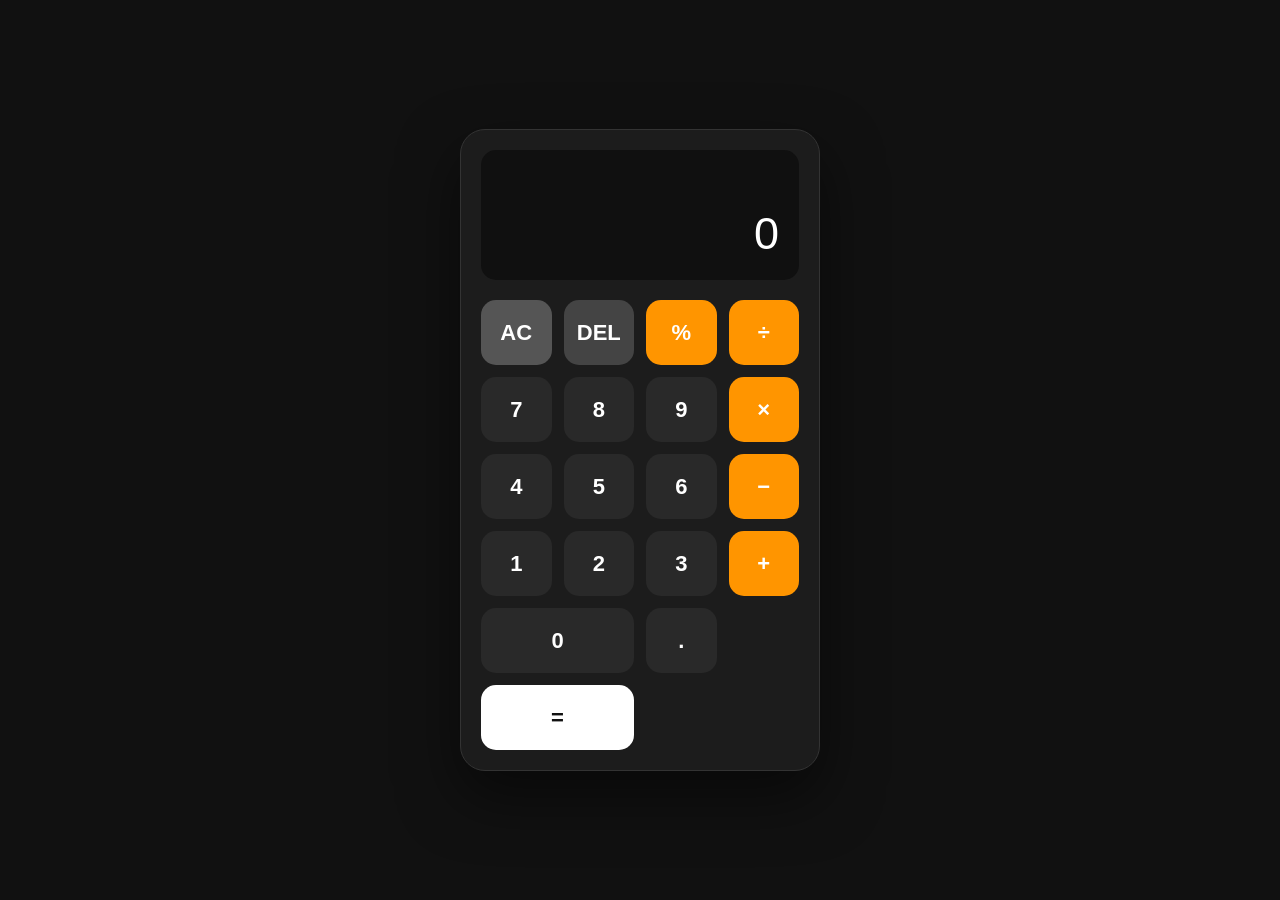
<file: Calculator/index.html>
<!doctype html>
<html lang="en">
  <head>
    <meta charset="UTF-8" />
    <meta name="viewport" content="width=device-width, initial-scale=1.0" />

    <title>Calculator</title>

    <link rel="stylesheet" href="style.css" />
  </head>

  <body>
    <div class="calculator">
   
      <div class="display">
        <div id="previous"></div>
        <div id="current">0</div>
      </div>
      <div class="buttons">
        <button class="btn clear" data-action="clear">AC</button>

        <button class="btn delete" data-action="delete">DEL</button>

        <button class="btn operator" data-operator="%">%</button>

        <button class="btn operator" data-operator="/">÷</button>

        <button class="btn number" data-number="7">7</button>

        <button class="btn number" data-number="8">8</button>

        <button class="btn number" data-number="9">9</button>

        <button class="btn operator" data-operator="*">×</button>

        <button class="btn number" data-number="4">4</button>

        <button class="btn number" data-number="5">5</button>

        <button class="btn number" data-number="6">6</button>

        <button class="btn operator" data-operator="-">−</button>

        <button class="btn number" data-number="1">1</button>

        <button class="btn number" data-number="2">2</button>

        <button class="btn number" data-number="3">3</button>

        <button class="btn operator" data-operator="+">+</button>

        <button class="btn number zero" data-number="0">0</button>

        <button class="btn number" data-number=".">.</button>

        <button class="btn equals" data-action="equals">=</button>
      </div>
    </div>

    <script src="script.js"></script>
  </body>
</html>
</file>
<file: Calculator/style.css>
* {
  margin: 0;
  padding: 0;
  box-sizing: border-box;
}

body {
  min-height: 100vh;

  display: flex;
  align-items: center;
  justify-content: center;

  font-family: Arial, sans-serif;

  background: #111;
}

.calculator {
  width: 360px;

  padding: 20px;

  background: #1c1c1c;

  border-radius: 25px;

  box-shadow: 0 25px 60px rgba(0, 0, 0, 0.5);

  border: 1px solid #333;
}

/* Display */

.display {
  height: 130px;

  padding: 20px;

  margin-bottom: 20px;

  display: flex;
  flex-direction: column;
  justify-content: flex-end;
  align-items: flex-end;

  background: #101010;

  border-radius: 15px;

  overflow: hidden;
}

#previous {
  min-height: 25px;

  color: #888;

  font-size: 18px;

  margin-bottom: 5px;
}

#current {
  width: 100%;

  color: #fff;

  font-size: 45px;

  font-weight: 500;

  text-align: right;

  white-space: nowrap;

  overflow: hidden;
}

.buttons {
  display: grid;

  grid-template-columns: repeat(4, 1fr);

  gap: 12px;
}

.btn {
  height: 65px;

  border: none;

  border-radius: 15px;

  font-size: 22px;

  font-weight: 600;

  cursor: pointer;

  transition:
    transform 0.15s ease,
    filter 0.15s ease;
}

.btn:hover {
  filter: brightness(1.2);
}

.btn:active {
  transform: scale(0.92);
}

.number {
  background: #292929;

  color: #fff;
}

.operator {
  background: #ff9500;

  color: #fff;
}

.clear {
  background: #555;

  color: #fff;
}

.delete {
  background: #444;

  color: #fff;
}

/* Equal */

.equals {
  grid-column: span 2;

  background: #fff;

  color: #111;
}

/* Zero */

.zero {
  grid-column: span 2;
}

/* Responsive */

@media (max-width: 450px) {
  .calculator {
    width: 92%;

    padding: 15px;

    border-radius: 20px;
  }

  .display {
    height: 120px;
  }

  #current {
    font-size: 38px;
  }

  .btn {
    height: 60px;

    font-size: 20px;
  }
}
</file>
